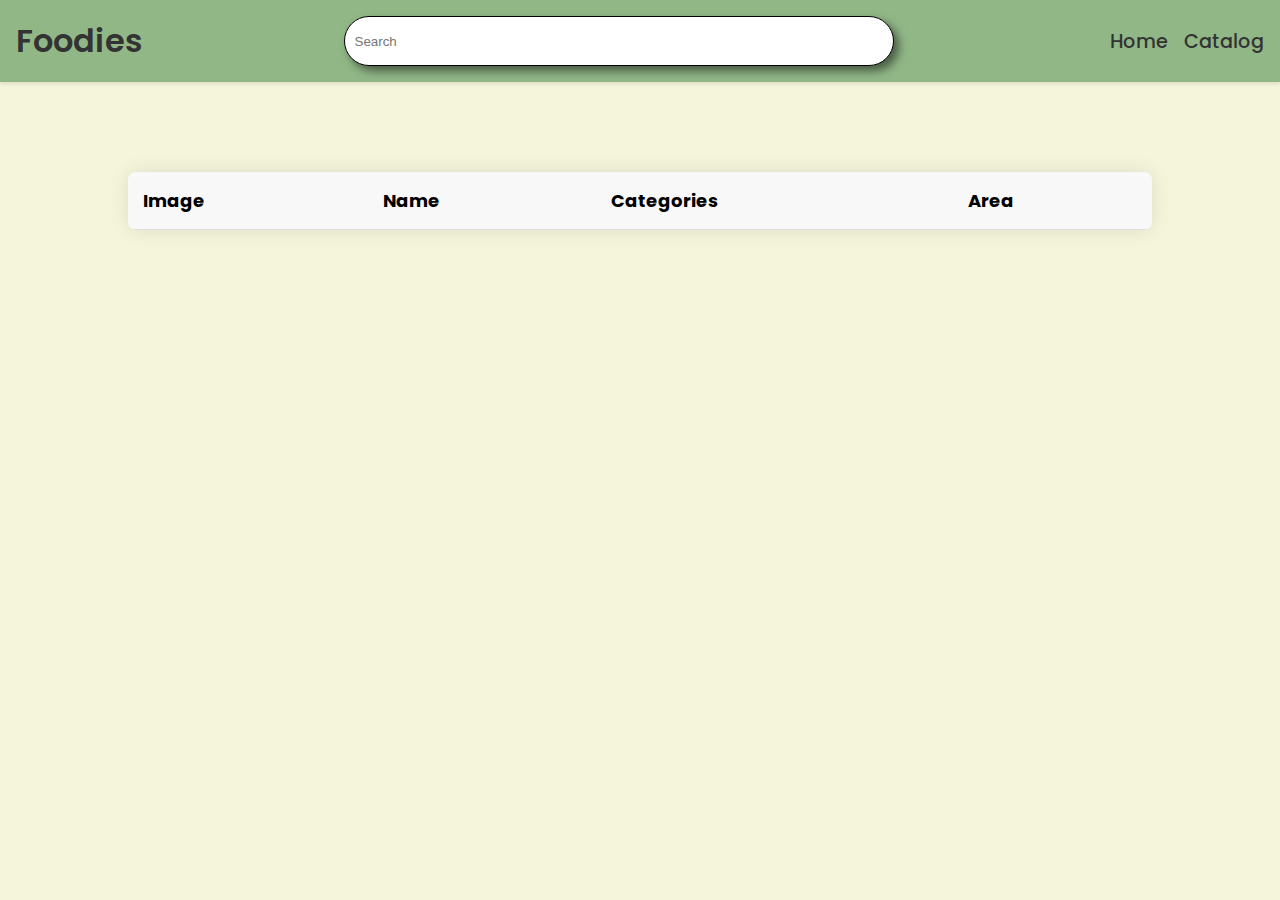
<file: src/html/index.html>
<!DOCTYPE html>
<html lang="en">
  <head>
    <meta charset="UTF-8" />
    <meta name="viewport" content="width=device-width, initial-scale=1.0" />
    <link
      rel="stylesheet"
      href="https://fonts.googleapis.com/css2?family=Poppins:wght@400;500;600&display=swap"
    />
    <link
      rel="stylesheet"
      href="https://cdnjs.cloudflare.com/ajax/libs/font-awesome/4.7.0/css/font-awesome.min.css"
    />
    <link rel="stylesheet" href="../css/global.css" />
    <link rel="stylesheet" href="../css/nav-bar.css" />
    <link rel="stylesheet" href="../css/table-content.css" />
    <!-- <link rel="stylesheet" href="../css/style.css" /> -->
    <title>Catalog</title>
  </head>
  <body>
    <nav>
      <div class="logo">Foodies</div>
      <div class="search-bar">
        <input type="text" placeholder="Search" />
      </div>
      <div>
        <ul>
          <li><a href="home.html">Home</a></li>
          <li><a href="index.html">Catalog</a></li>
      </ul>
      </div>
    </nav>
    <table>
      <thead>
        <tr>
          <th>Image</th>
          <th>Name</th>
          <th>Categories</th>
          <th>Area</th>
        </tr>
      </thead>
      <tbody id="meal-list">
        <script src="https://ajax.googleapis.com/ajax/libs/jquery/3.5.1/jquery.min.js"></script>
        <script src="../javascript/getMeal.js"></script>
        <script src="../javascript/getDrink.js"></script>
        <!-- Add more rows as needed -->
      </tbody>
    </table>

    <script>
// Get the search bar
let searchBar = document.querySelector('.search-bar input');

// Get the table body
let tableBody = document.querySelector('#meal-list');

// Add an event listener to the search bar
searchBar.addEventListener('keyup', (e) => {
    let searchString = e.target.value.toLowerCase();

    // Make a request to the MealDB API
    fetch(`https://www.themealdb.com/api/json/v1/1/search.php?s=${searchString}`)
        .then(response => response.json())
        .then(data => {
            // Clear the existing table data
            tableBody.innerHTML = '';

            // Filter the meals where the search string is at the start of the meal name
            let filteredMeals = data.meals.filter(meal => 
                meal.strMeal.toLowerCase().startsWith(searchString)
            );

            // Add new rows based on the filtered meals
            filteredMeals.forEach(meal => {
                let row = document.createElement('tr');

                let imgCell = document.createElement('td');
                let img = document.createElement('img');
                img.src = meal.strMealThumb;
                imgCell.appendChild(img);

                let nameCell = document.createElement('td');
                nameCell.textContent = meal.strMeal;

                let categoryCell = document.createElement('td');
                categoryCell.textContent = meal.strCategory;

                let areaCell = document.createElement('td');
                areaCell.textContent = meal.strArea;

                row.appendChild(imgCell);
                row.appendChild(nameCell);
                row.appendChild(categoryCell);
                row.appendChild(areaCell);

                tableBody.appendChild(row);
            });
        })
        .catch(error => console.error(error));

    // Make a request to the CocktailDB API
    fetch(`https://www.thecocktaildb.com/api/json/v1/1/search.php?s=${searchString}`)
        .then(response => response.json())
        .then(data => {
            // Filter the drinks where the search string is at the start of the drink name
            let filteredDrinks = data.drinks.filter(drink => 
                drink.strDrink.toLowerCase().startsWith(searchString)
            );

            // Add new rows based on the filtered drinks
            filteredDrinks.forEach(drink => {
                let row = document.createElement('tr');

                let imgCell = document.createElement('td');
                let img = document.createElement('img');
                img.src = drink.strDrinkThumb;
                imgCell.appendChild(img);

                let nameCell = document.createElement('td');
                nameCell.textContent = drink.strDrink;

                let categoryCell = document.createElement('td');
                categoryCell.textContent = drink.strCategory;

                let areaCell = document.createElement('td');
                areaCell.textContent = drink.strAlcoholic;

                row.appendChild(imgCell);
                row.appendChild(nameCell);
                row.appendChild(categoryCell);
                row.appendChild(areaCell);

                tableBody.appendChild(row);
            });
        })
        .catch(error => console.error(error));
        
});
    </script>
  </body>
</html>
</file>
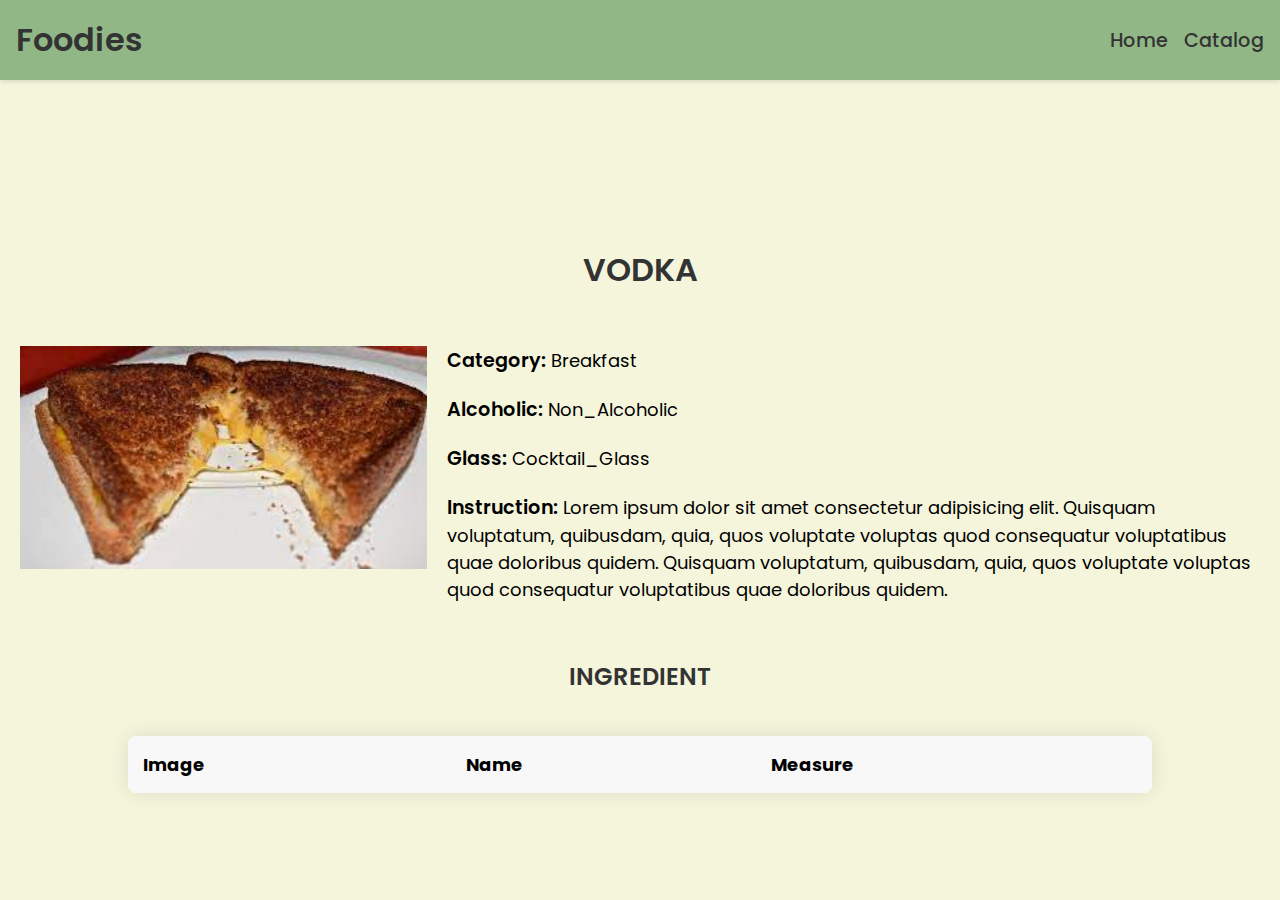
<file: src/html/drink-details.html>
<!DOCTYPE html>
<html lang="en">
  <head>
    <meta charset="UTF-8" />
    <meta name="viewport" content="width=device-width, initial-scale=1.0" />
    <link
      rel="stylesheet"
      href="https://fonts.googleapis.com/css2?family=Poppins:wght@400;500;600&display=swap"
    />
    <link
      rel="stylesheet"
      href="https://cdnjs.cloudflare.com/ajax/libs/font-awesome/4.7.0/css/font-awesome.min.css"
    />
    <link rel="stylesheet" href="../css/global.css" />
    <link rel="stylesheet" href="../css/nav-bar.css" />
    <link rel="stylesheet" href="../css/drink.css" />
    <link rel="stylesheet" href="../css/table-content.css" />
    <!-- <link rel="stylesheet" href="../css/style.css" /> -->
    <title>Drink Details</title>
  </head>
  <style>
    table {
      margin-top: 2%;
    }
  </style>
  <body>
    <nav>
      <div class="logo">Foodies</div>
      <ul>
          <li><a href="home.html">Home</a></li>
          <li><a href="index.html">Catalog</a></li>
      </ul>
    </nav>
    <h3>Vodka</h3>
    <div class="drink-detail">
      <div class="drink-image">
        <img src="../../public/asset/food.jpeg" alt="food" />
      </div>
      <div class="drink-content">
        <div class="drink-category">
          <strong>Category: </strong>
          <span>Breakfast</span>
        </div>
        <div class="drink-alcoholic">
          <strong>Alcoholic: </strong>
          <span>Non_Alcoholic</span>
        </div>
        <div class="drink-glass">
          <strong>Glass: </strong>
          <span>Cocktail_Glass</span>
        </div>
        <div class="food-instruction">
          <strong>Instruction: </strong>
          <span>
            Lorem ipsum dolor sit amet consectetur adipisicing elit. Quisquam
            voluptatum, quibusdam, quia, quos voluptate voluptas quod
            consequatur voluptatibus quae doloribus quidem. Quisquam voluptatum,
            quibusdam, quia, quos voluptate voluptas quod consequatur
            voluptatibus quae doloribus quidem.
          </span>
        </div>
      </div>
    </div>
    <h2>Ingredient</h2>
    <table>
      <thead>
        <tr>
          <th>Image</th>
          <th>Name</th>
          <th>Measure</th>
        </tr>
      </thead>
      <tbody>
        <tr onclick="window.location.href='#'"></tr>
        <!-- Add more rows as needed -->
      </tbody>
    </table>
    <script src="https://ajax.googleapis.com/ajax/libs/jquery/3.5.1/jquery.min.js"></script>
    <script src="../javascript/drink-detail.js"></script>
  </body>
</html>
</file>
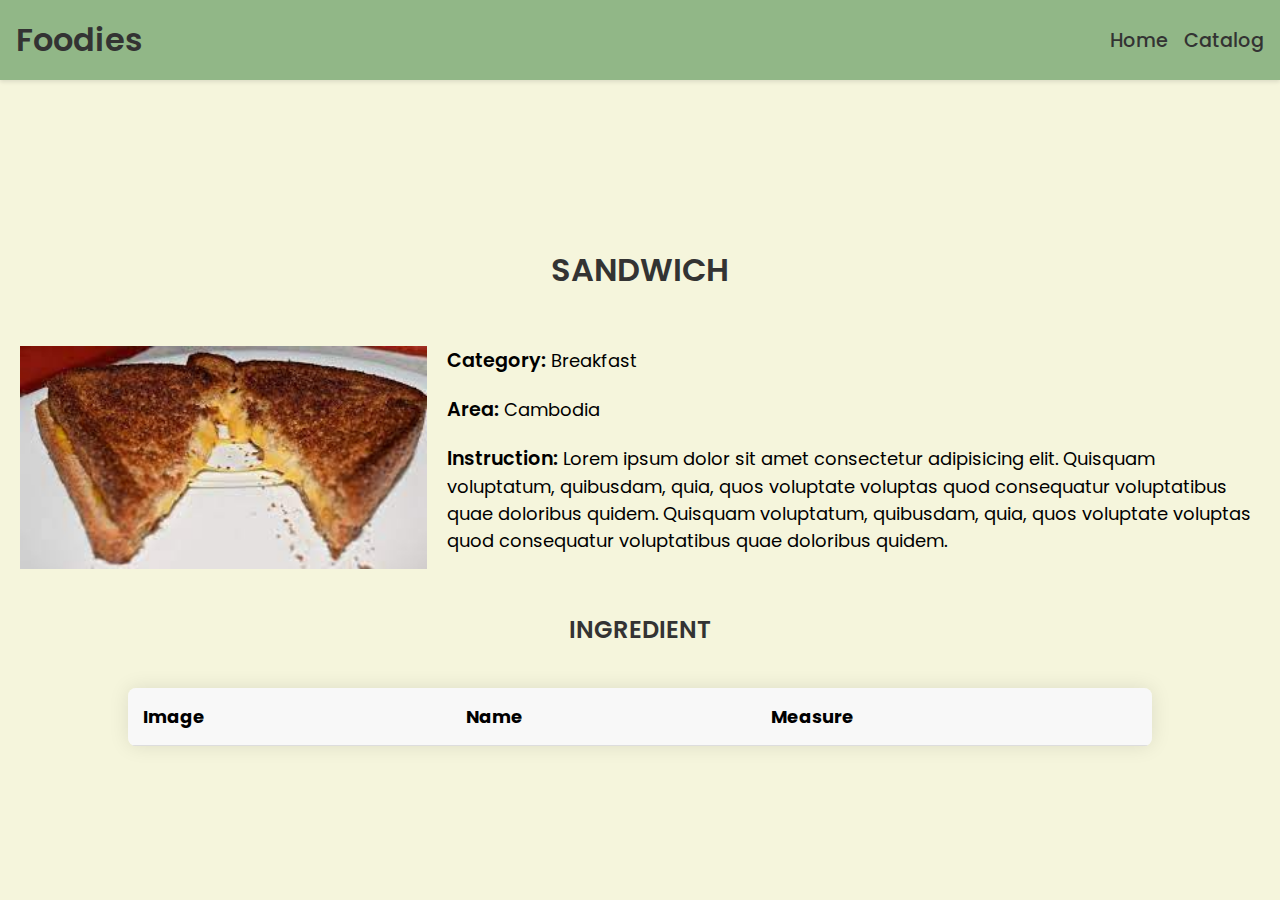
<file: src/html/food-details.html>
<!DOCTYPE html>
<html lang="en">
  <head>
    <meta charset="UTF-8" />
    <meta name="viewport" content="width=device-width, initial-scale=1.0" />
    <link
      rel="stylesheet"
      href="https://fonts.googleapis.com/css2?family=Poppins:wght@400;500;600&display=swap"
    />
    <link
      rel="stylesheet"
      href="https://cdnjs.cloudflare.com/ajax/libs/font-awesome/4.7.0/css/font-awesome.min.css"
    />
    <link rel="stylesheet" href="../css/global.css" />
    <link rel="stylesheet" href="../css/nav-bar.css" />
    <link rel="stylesheet" href="../css/food.css" />
    <link rel="stylesheet" href="../css/table-content.css" />
    <!-- <link rel="stylesheet" href="../css/style.css" /> -->
    <title>Food Details</title>
  </head>
  <style>
    table {
      margin-top: 2%;
    }
  </style>
  <body>
    <nav>
      <div class="logo">Foodies</div>
      <ul>
          <li><a href="home.html">Home</a></li>
          <li><a href="index.html">Catalog</a></li>
      </ul>
    </nav>
    <h3>Sandwich</h3>
    <div class="food-detail">
      <div class="food-image">
        <img src="../../public/asset/food.jpeg" alt="food" />
      </div>
      <div class="food-content">
        <div class="food-category">
          <strong>Category: </strong>
          <span>Breakfast</span>
        </div>
        <div class="food-area">
          <strong>Area: </strong>
          <span>Cambodia</span>
        </div>
        <div class="food-instruction">
          <strong>Instruction: </strong>
          <span>
            Lorem ipsum dolor sit amet consectetur adipisicing elit. Quisquam
            voluptatum, quibusdam, quia, quos voluptate voluptas quod
            consequatur voluptatibus quae doloribus quidem. Quisquam voluptatum,
            quibusdam, quia, quos voluptate voluptas quod consequatur
            voluptatibus quae doloribus quidem.
          </span>
        </div>
      </div>
    </div>
    <h2>Ingredient</h2>
    <table>
      <thead>
        <tr>
          <th>Image</th>
          <th>Name</th>
          <th>Measure</th>
        </tr>
      </thead>
      <tbody>
        <tr onclick="window.location.href='#'"></tr>
        <!-- Add more rows as needed -->
      </tbody>
    </table>
    <script src="https://ajax.googleapis.com/ajax/libs/jquery/3.5.1/jquery.min.js"></script>
    <script src="../javascript/food-detail.js"></script>
  </body>
</html>
</file>
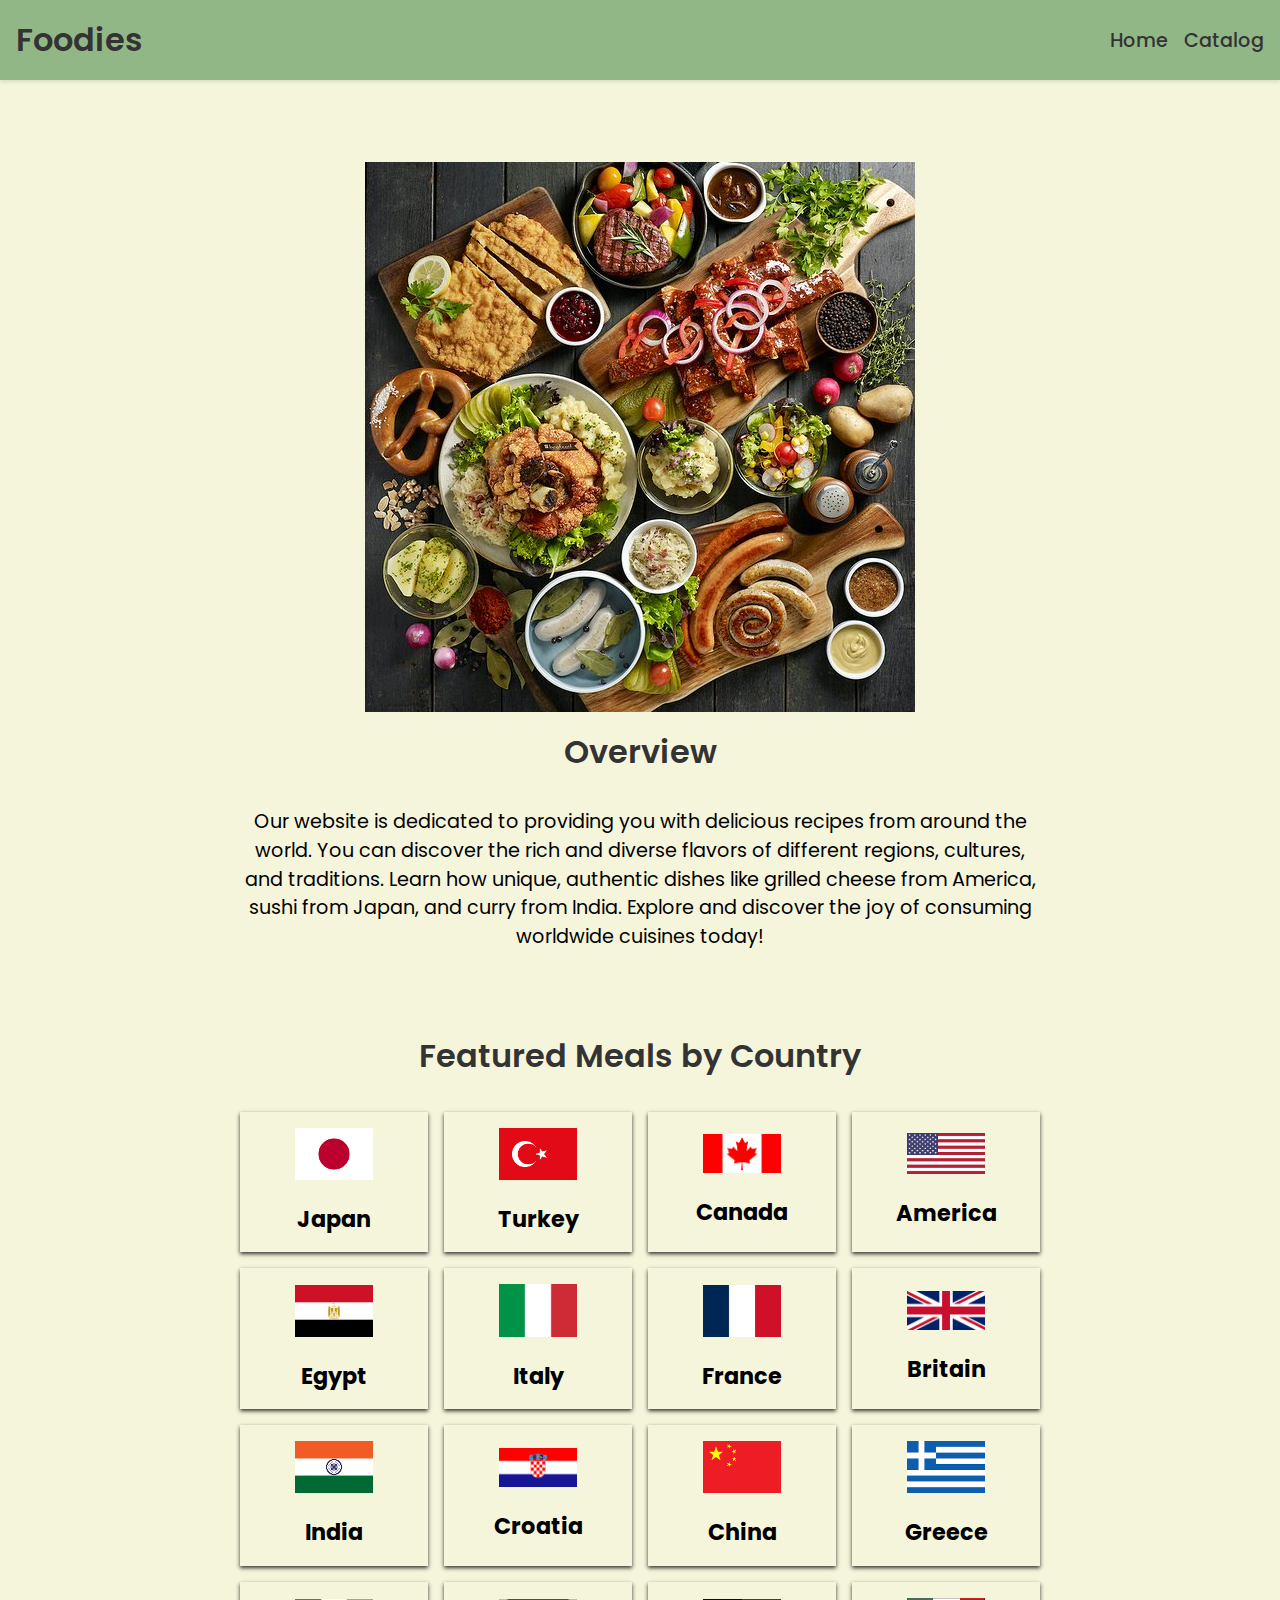
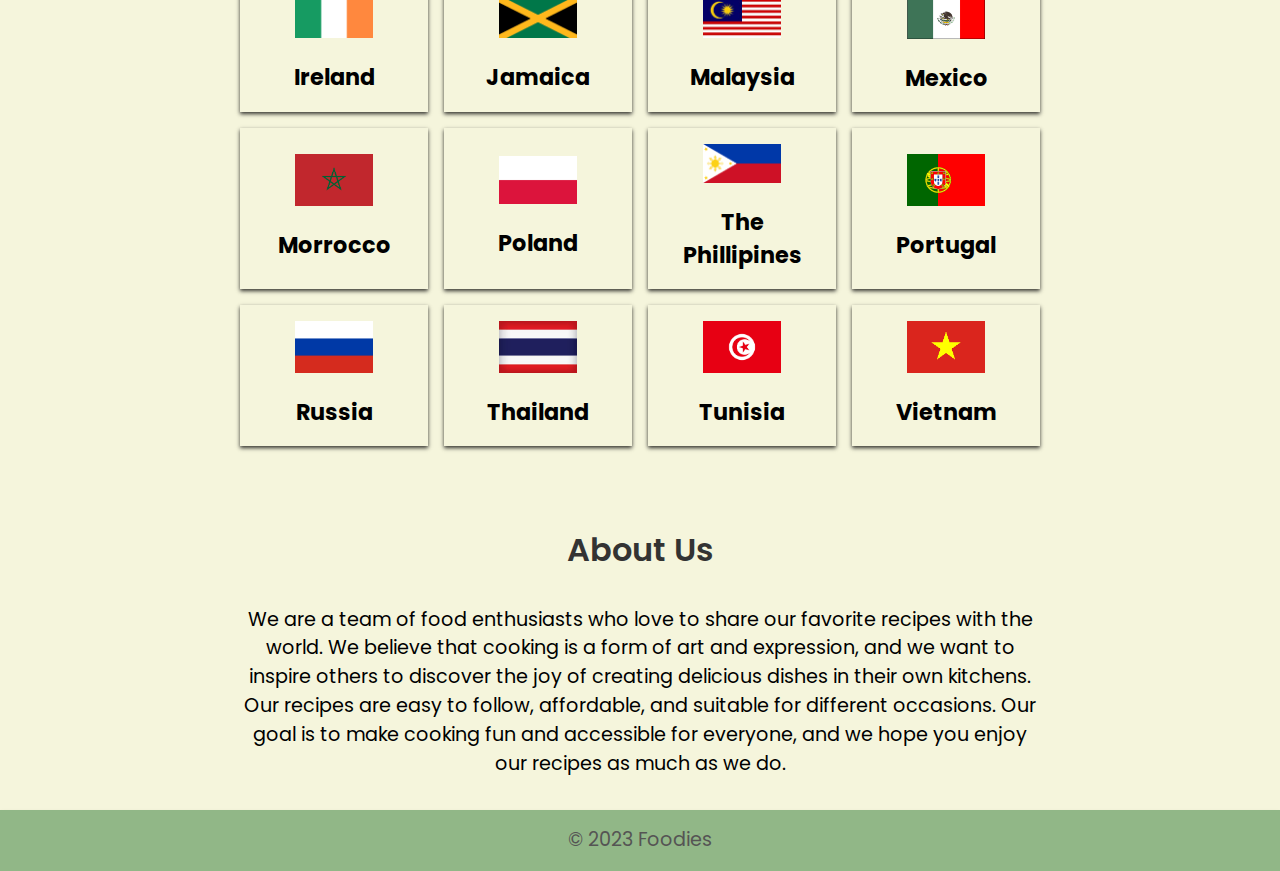
<file: src/html/home.html>
<!DOCTYPE html>
<html lang="en">
    <head>
        <meta charset="UTF-8" />
        <meta name="viewport" content="width=device-width, initial-scale=1.0" />
        <link rel="stylesheet" href="https://fonts.googleapis.com/css2?family=Poppins:wght@400;500;600&display=swap" />
        <link rel="stylesheet" href="https://cdnjs.cloudflare.com/ajax/libs/font-awesome/4.7.0/css/font-awesome.min.css" />
        <link rel="stylesheet" href="../css/global.css" />
        <link rel="stylesheet" href="../css/nav-bar.css" />
        <link rel="stylesheet" href="../css/table-content.css" />
        <link rel="stylesheet" href="../css/home.css" />
        <script src="https://code.jquery.com/jquery-3.5.1.min.js"></script>
        <title>Home</title>
    </head>
    <body>
     <nav>
        <div class="logo">Foodies</div>
        <ul>
            <li><a href="home.html">Home</a></li>
            <li><a href="index.html">Catalog</a></li>
        </ul>
    </nav>
        <main>
            <section>
                <img id="homeview" src="../../public/asset/home.jpg" />
                <h1>Overview</h1>
                <p>
                    Our website is dedicated to providing you with delicious recipes from around the world. 
                    You can discover the rich and diverse flavors of different regions, cultures, and traditions. 
                    Learn how unique, authentic dishes like grilled cheese from America, sushi from Japan, and curry 
                    from India. Explore and discover the joy of consuming worldwide cuisines today!
                </p>
                
            </section>

            <section>
                <h2>Featured Meals by Country</h2>
                <div class="meal-container">
                    <div>
                        <a href="#" onclick="event.preventDefault();  fetchCountryMeals('Japanese')">
                        <img src="../../public/asset/flags/japan-flag.png" />
                        </a>
                        <p>Japan</p>
                    </div>
                    <div>
                        <a href="#" onclick="event.preventDefault();  fetchCountryMeals('Turkish')">
                        <img src="../../public/asset/flags/turkey-flag.png" />
                        </a>
                        <p>Turkey</p>
                    </div>
                    <div>
                        <a href="#" onclick="event.preventDefault();  fetchCountryMeals('Canadian')">
                        <img src="../../public/asset/flags/canada-flag.png" />
                        </a>
                        <p>Canada</p>
                    </div>
                    <div>
                        <a href="#" onclick="event.preventDefault();  fetchCountryMeals('American')">
                        <img src="../../public/asset/flags/america-flag.png" />
                        </a>
                        <p>America</p>
                    </div>
                    <div>
                        <a href="#" onclick="event.preventDefault();  fetchCountryMeals('Egyptian')">
                        <img src="../../public/asset/flags/egypt-flag.png" />
                        </a>
                        <p>Egypt</p>
                    </div>
                    <div>
                        <a href="#" onclick="event.preventDefault();  fetchCountryMeals('Italian')">
                        <img src="../../public/asset/flags/italy-flag.png" />
                        </a>
                        <p>Italy</p>
                    </div>
                    <div>
                        <a href="#" onclick="event.preventDefault();  fetchCountryMeals('French')">
                        <img src="../../public/asset/flags/france-flag.png" />
                        </a>
                        <p>France</p>
                    </div>
                    <div>
                        <a href="#" onclick="event.preventDefault();  fetchCountryMeals('British')">
                        <img src="../../public/asset/flags/britain-flag.png" />
                        </a>
                        <p>Britain</p>
                    </div>
                    <div>
                        <a href="#" onclick="event.preventDefault();  fetchCountryMeals('Indian')">
                        <img src="../../public/asset/flags/india-flag.png"/>
                        </a>
                        <p>India</p>
                    </div>

                    <div>
                        <a href="#" onclick="event.preventDefault();  fetchCountryMeals('Croatian')">
                        <img src="../../public/asset/flags/croatia-flag.png" />
                        </a>
                        <p>Croatia</p>
                    </div>
                    <div>
                        <a href="#" onclick="event.preventDefault();  fetchCountryMeals('Chinese')">
                        <img src="../../public/asset/flags/china-flag.png" />
                        </a>
                        <p>China</p>
                    </div>
                    <div>
                        <a href="#" onclick="event.preventDefault();  fetchCountryMeals('British')">
                        <img src="../../public/asset/flags/greece-flag.png" />
                        </a>
                        <p>Greece</p>
                    </div>
                    <div>
                        <a href="#" onclick="event.preventDefault();  fetchCountryMeals('Irish')">
                        <img src="../../public/asset/flags/ireland-flag.png" />
                        </a>
                        <p>Ireland</p>
                    </div>
                    <div>
                        <a href="#" onclick="event.preventDefault();  fetchCountryMeals('Jamaican')">
                        <img src="../../public/asset/flags/jamaica-flag.png" />
                        </a>
                        <p>Jamaica</p>
                    </div>
                    <div>
                        <a href="#" onclick="event.preventDefault();  fetchCountryMeals('Malaysian')">
                        <img src="../../public/asset/flags/malaysia-flag.jpg" />
                        </a>
                        <p>Malaysia</p>
                    </div>
                    <div>
                        <a href="#" onclick="event.preventDefault();  fetchCountryMeals('Mexican')">
                        <img src="../../public/asset/flags/mexico-flag.png" />
                        </a>
                        <p>Mexico</p>
                    </div>
                    <div>
                        <a href="#" onclick="event.preventDefault();  fetchCountryMeals('Moroccan')">
                        <img src="../../public/asset/flags/morrocco-flag.png" />
                        </a>
                        <p>Morrocco</p>
                    </div>
                    <div>
                        <a href="#" onclick="event.preventDefault();  fetchCountryMeals('Polish')">
                        <img src="../../public/asset/flags/poland-flag.png" />
                        </a>
                        <p>Poland</p>
                    </div>
                    <div>
                        <a href="#" onclick="event.preventDefault();  fetchCountryMeals('Phillipino')">
                        <img src="../../public/asset/flags/phillipines-flag.png" />
                        </a>
                        <p>The Phillipines</p>
                    </div>
                    <div>
                        <a href="#" onclick="event.preventDefault();  fetchCountryMeals('Portugese')">
                        <img src="../../public/asset/flags/portugal-flag.png" />
                        </a>
                        <p>Portugal</p>
                    </div>
                    <div>
                        <a href="#" onclick="event.preventDefault();  fetchCountryMeals('Russian')">
                        <img src="../../public/asset/flags/russia-flag.png" />
                        </a>
                        <p>Russia</p>
                    </div>
                    <div>
                        <a href="#" onclick="event.preventDefault();  fetchCountryMeals('Thai')">
                        <img src="../../public/asset/flags/thailand-flag.jpg" />
                        </a>
                        <p>Thailand</p>
                    </div>
                    <div>
                        <a href="#" onclick="event.preventDefault();  fetchCountryMeals('Tunisian')">
                        <img src="../../public/asset/flags/tunisia-flag.png" />
                        </a>
                        <p>Tunisia</p>
                    </div>
                    <div>
                        <a href="#" onclick="event.preventDefault();  fetchCountryMeals('Vietnamese')">
                        <img src="../../public/asset/flags/vietnam-flag.png" />
                        </a>
                        <p>Vietnam</p>
                    </div>
                </div>
            </section>
            <section>
                <h2>About Us</h2>
                <p>
                    We are a team of food enthusiasts who love to share our favorite recipes with the world. 
                    We believe that cooking is a form of art and expression, and we want to inspire others to discover 
                    the joy of creating delicious dishes in their own kitchens. Our recipes are easy to follow, affordable, 
                    and suitable for different occasions. Our goal is to make cooking fun and accessible for everyone, 
                    and we hope you enjoy our recipes as much as we do.</p>
            </section>
            <script>
              function fetchCountryMeals(countryCode) {
                $.getJSON(`https://www.themealdb.com/api/json/v1/1/filter.php?a=${countryCode}`)
                    .done(function(data) {
                        sessionStorage.setItem('meals', JSON.stringify(data.meals));
                        console.log(sessionStorage.getItem('meals'));
                        window.location.href = 'meals.html'; // redirect to the meals page
                    })
                    .fail(function(jqxhr, textStatus, error) {
                        var err = textStatus + ", " + error;
                        console.log("Request Failed: " + err);
                    });
                }
            </script>
        </main>
        <footer>
            <p>© 2023 Foodies</p>
        </footer>
    </body>
</html>
</file>
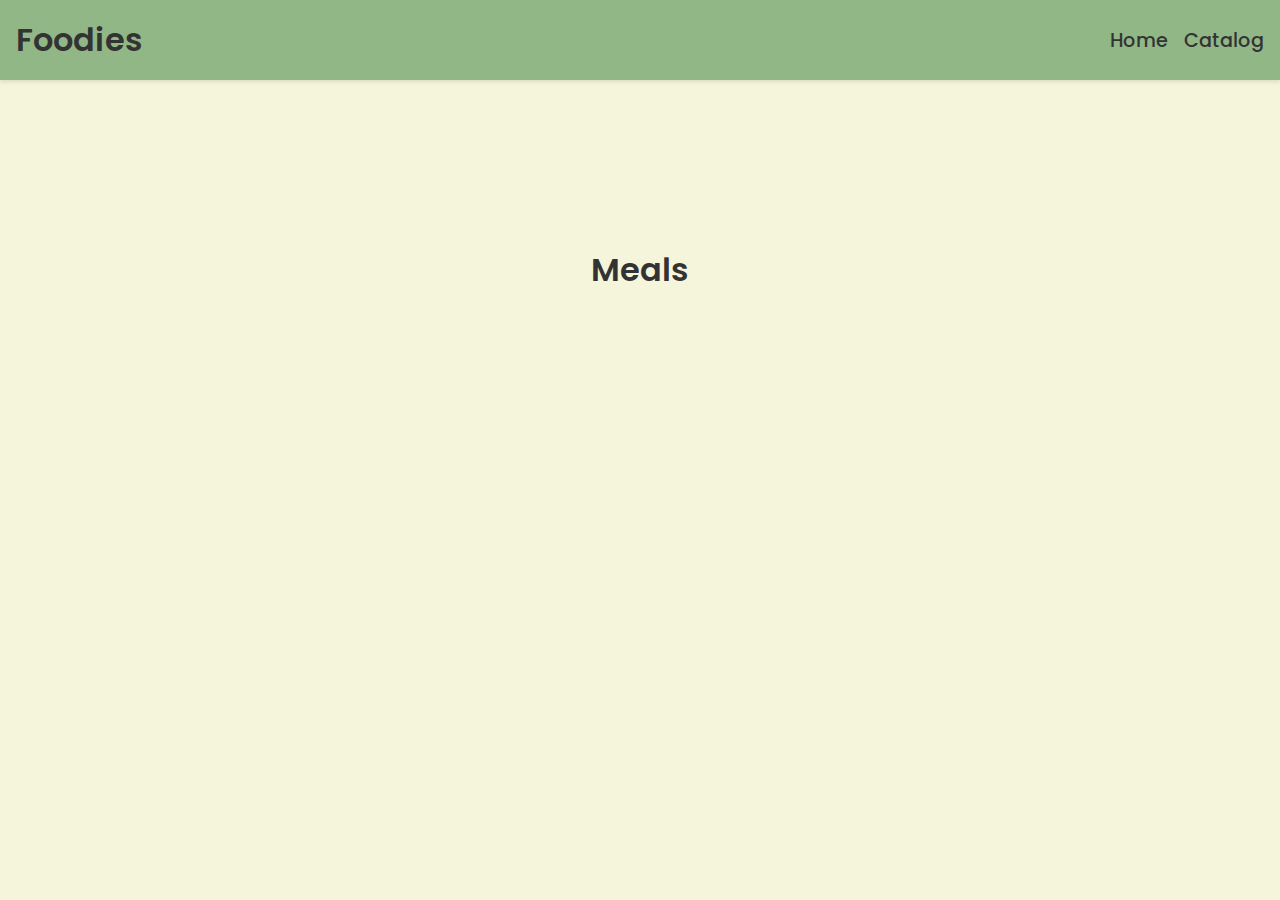
<file: src/html/meals.html>
<html lang="en">
    <head>
        <meta charset="UTF-8" />
        <meta name="viewport" content="width=device-width, initial-scale=1.0" />
        <link rel="stylesheet" href="https://fonts.googleapis.com/css2?family=Poppins:wght@400;500;600&display=swap" />
        <link rel="stylesheet" href="https://cdnjs.cloudflare.com/ajax/libs/font-awesome/4.7.0/css/font-awesome.min.css" />
        <link rel="stylesheet" href="../css/global.css" />
        <link rel="stylesheet" href="../css/nav-bar.css" />
        <link rel="stylesheet" href="../css/meals.css" />
        <script src="https://code.jquery.com/jquery-3.5.1.min.js"></script>
        <title>Meals</title>
    </head>
    <body>
        <nav>
           <div class="logo">Foodies</div>
           <ul>
               <li><a href="home.html">Home</a></li>
               <li><a href="index.html">Catalog</a></li>
           </ul>
       </nav>
    
        <h1>Meals</h1>
        <div id="meals-container"></div>

        <script>
        $(document).ready(function() {
            const meals = JSON.parse(sessionStorage.getItem('meals'));
            console.log(meals);
            if (meals) { // Check if meals is not null
                meals.forEach(meal => {
                    $('#meals-container').append(`
                        <div>
                            <h2>${meal.strMeal}</h2>
                            <img src="${meal.strMealThumb}" alt="${meal.strMeal}">
                        </div>
                    `);
                });
            } else {
                console.log('No meals data in sessionStorage');
            }
        });
        </script>

</body>
</html>
</file>
<file: src/css/global.css>
* {
  margin: 0;
  padding: 0;
  box-sizing: border-box;
}

body {
  font-family: "Poppins", sans-serif;
  background-color: #f5f5dc;
}

footer {
  background-color: #91b787;
  padding: 1rem;
  text-align: center;
  box-shadow: 0 2px 4px rgba(0, 0, 0, 0.1);
}

footer p {
  font-size: 1.2rem;
  color: #555454;
  margin: 0;
}
</file>
<file: src/css/nav-bar.css>
nav {
  display: flex;
  align-items: center;
  justify-content: space-between;
  padding: 1rem;
  background-color: #91b787;
  box-shadow: 0 2px 4px rgba(0, 0, 0, 0.1);
}

nav ul {
  display: flex;
  list-style: none;
  margin: 0;
  padding: 0;
}

nav li {
  margin-left: 1rem;
}

nav a {
  color: #333;
  text-decoration: none;
  font-size: 1.2rem;
  font-weight: 500;
  transition: all 0.3s ease;
}

nav a:hover {
  color: #f5f5dc;
}

.logo {
  font-size: 2rem;
  font-weight: 600;
  color: #f5f5dc;
  display: flex;
  padding: auto;
  color: #333333;
  font-size: 2em;
}

.search-bar {
  display: flex;
  justify-content: center;
  align-items: center;
}

input[type="text"] {
  width: 550px; /* Adjust this value to change the length of the search box */
  height: 50px; /* Adjust this value to change the height of the search box */
  padding: 10px;
  border: 1px solid black; /* Add a black border */
  border-radius:25px;
  outline: none; /* Remove the default outline */
  box-shadow: 5px 5px 10px rgba(0, 0, 0, 0.5); /* Add a rough edge */
}

.search {
  padding: 16px;
  height: 50px;
  border: 1px solid black; /* Add a black border */
  background: #5a6268;
  color: white;
  border-radius: 0 25px 25px 0;
  box-shadow: 5px 5px 10px rgba(0, 0, 0, 0.5); /* Add a rough edge */
}

/*
.home-btn {
  padding: 16px;
  height: 50px;
  border: 1px solid black;
  background: #5a6268;
  color: white;
  border-radius: 10px;
  box-shadow: 5px 5px 10px rgba(0, 0, 0, 0.5);
}

button:hover {
  background: #6c757d;
} 
*/
</file>
<file: src/css/table-content.css>
table {
  width: 80%;
  margin: 50px auto;
  border-collapse: collapse;
  border-radius: 8px;
  overflow: hidden;
  box-shadow: 0 0 20px rgba(0, 0, 0, 0.1);
  margin-top: 7%;
  font-size: 18px;
}

th,
td {
  padding: 15px;
  text-align: left;
  border-bottom: 1px solid #ddd;
}

th {
  background-color: #f8f8f8;
}

tbody tr:hover {
  background-color: #f5f5f5;
}

td img {
  width: 80px; /* Adjust as needed */
  height: 80px; /* Adjust as needed */
  object-fit: cover;
}

.meal-container {
  display: grid;
  grid-template-columns: repeat(4, 1fr); /* Update the number of columns to 4 */
  grid-gap: 1rem;
}

.meal-container div {
  display: flex;
  flex-direction: column;
  align-items: center;
  justify-content: center;
  padding: 1rem;
  box-shadow: 0 2px 4px rgba(0, 0, 0, 0.8);
}

.meal-container img {
  width: 50%;
  height: auto;
  object-fit: cover;
  margin-bottom: 1rem;
}

.meal-container p {
  font-size: 1.4rem;
  font-weight: bold;
  margin: 0;
}
</file>
<file: src/css/drink.css>
h3,
h2 {
  font-size: 2rem;
  font-weight: 600;
  margin-top: 150px;
  padding: 0;
  text-align: center;
  text-transform: uppercase;
  color: #333333;
  padding: 1rem;
  margin-bottom: 1rem;
}

h2 {
  font-size: 1.5rem;
  margin-top: 0;
  margin-bottom: 0;
}

strong {
  font-weight: 600;
  font-size: 1.2rem;
}

.drink-detail {
  display: flex;
  justify-content: space-between;
  align-items: flex-start;
  padding: 20px;
  font-size: 18px;
}

.drink-image {
  flex: 1;
  margin-right: 20px;
}

.drink-image img {
  width: 100%;
  height: auto;
}

.drink-content {
  flex: 2;
}

.drink-content div {
  margin-bottom: 20px;
}
</file>
<file: src/css/food.css>
h3,
h2 {
  font-size: 2rem;
  font-weight: 600;
  margin-top: 150px;
  padding: 0;
  text-align: center;
  text-transform: uppercase;
  color: #333333;
  padding: 1rem;
  margin-bottom: 1rem;
}

h2 {
  font-size: 1.5rem;
  margin-top: 0;
  margin-bottom: 0;
}

strong {
  font-weight: 600;
  font-size: 1.2rem;
}

.food-detail {
  display: flex;
  justify-content: space-between;
  align-items: flex-start;
  padding: 20px;
  font-size: 18px;
}

.food-image {
  flex: 1;
  margin-right: 20px;
}

.food-image img {
  width: 100%;
  height: auto;
}

.food-content {
  flex: 2;
}

.food-content div {
  margin-bottom: 20px;
}
</file>
<file: src/css/home.css>
h1,
h2,
h3 {
  font-size: 2rem;
  font-weight: 600;
  margin-top: 150px;
  padding: 0;
  text-align: center;
  /* text-transform: uppercase; */
  color: #333333;
  padding: 1rem;
  margin-bottom: 1rem;
}

h2 {
    font-size: 2rem;
    margin-top: 0;
    margin-bottom: 1rem;
}

strong {
  font-weight: 600;
  font-size: 1.2rem;
}

body {
    display: flex;
    flex-direction: column;
    min-height: 100vh;
}

main {
    flex: 1;
    display: flex;
    flex-direction: column;
    align-items: center;
    justify-content: center;
}

section {
    margin: 2rem 0;
    max-width: 800px;
    text-align: center;
}

p {
    font-size: 1.2rem;
    line-height: 1.5;
}

#homeview {
    display: block;
    margin: 0 auto;
    margin-top: 50px; /* Adjust the value to position the image above the first h1 heading */
    text-align: center;
}

h1:first-of-type {
    margin-top: 0;
}
</file>
<file: src/css/meals.css>
h1 {
  font-size: 2rem;
  font-weight: 600;
  margin-top: 150px;
  padding: 0;
  text-align: center;
  color: #333333;
  padding: 1rem;
  margin-bottom: 1rem;
}

strong {
  font-weight: 600;
  font-size: 1.2rem;
}

body {
    display: flex;
    flex-direction: column;
    min-height: 100vh;
}

#meals-container {
    display: grid;
    grid-template-columns: repeat(3, 1fr);
    gap: 2%;
    align-items: center;
    justify-content: center;
}

#meals-container div {
    text-transform: capitalize;
    text-align: center;
}
#meals-container div {
    display: flex;
    flex-direction: column;
    align-items: center;
    justify-content: center;
    padding: auto;
    box-shadow: 0 2px 4px rgba(0, 0, 0, 0.8);
}

#meals-container img {
    width: 50%;
    height: auto;
    object-fit: cover;
    margin-bottom: 1rem;
}
</file>
